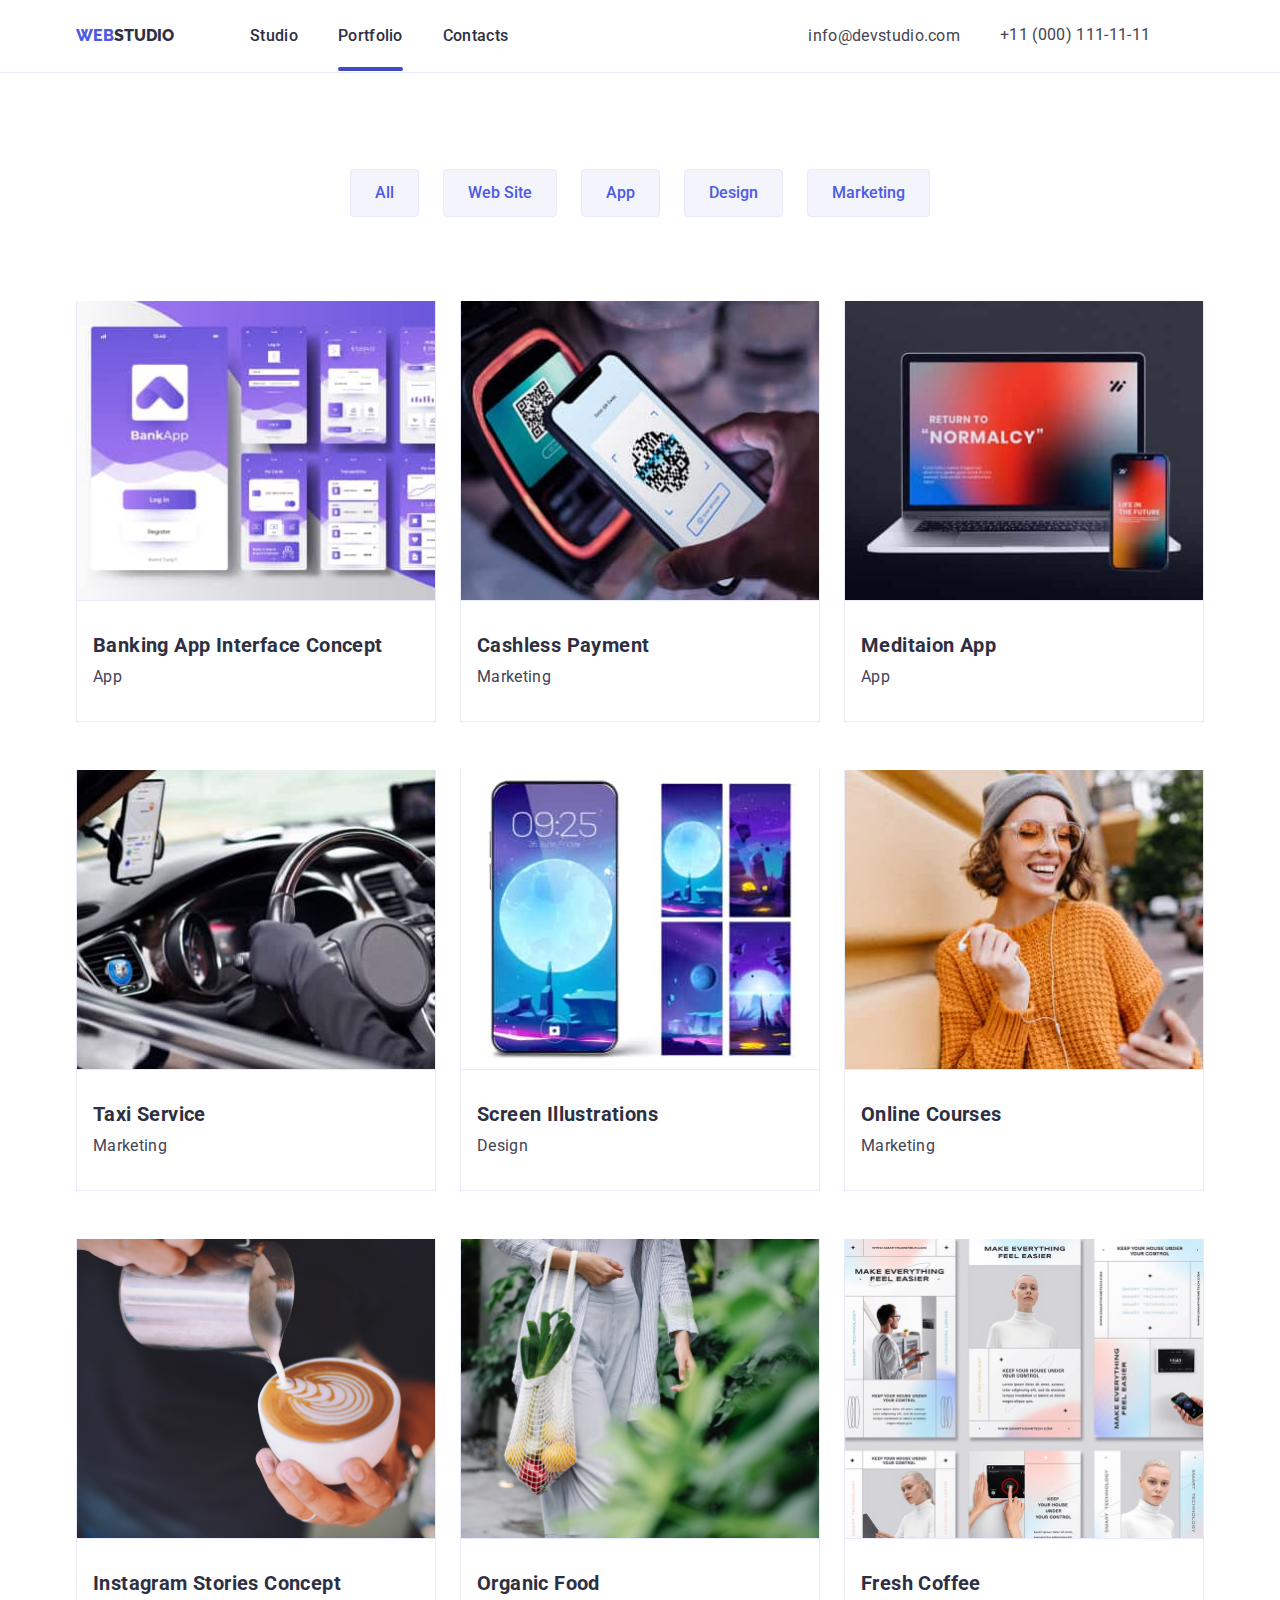
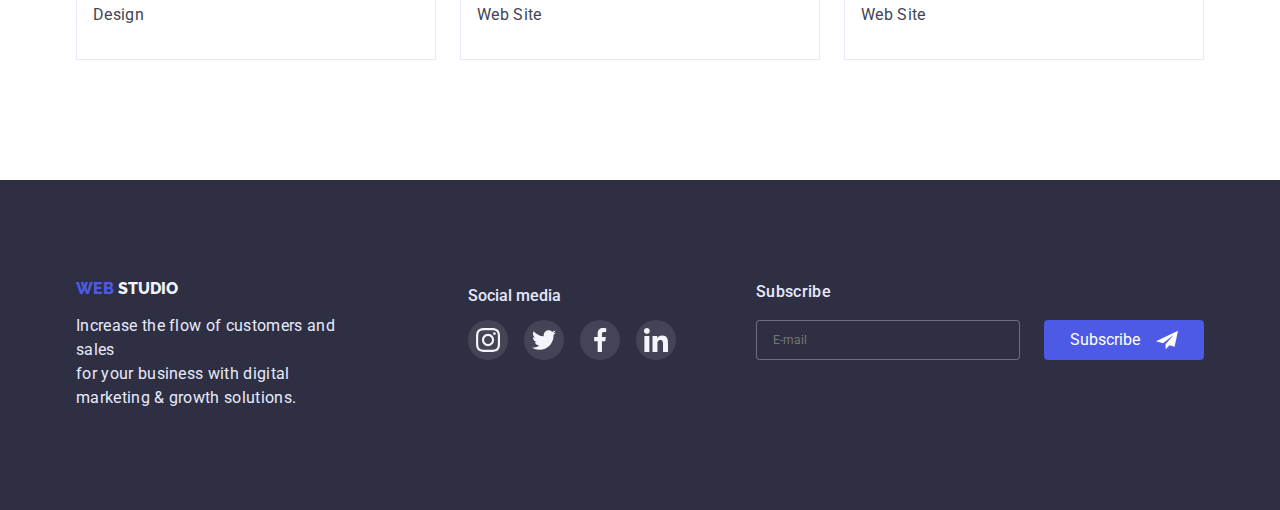
<file: portfolio.html>
<!DOCTYPE html>
<html lang="en">
<head>
    <meta charset="UTF-8">
    <meta http-equiv="X-UA-Compatible" content="IE=edge">
    <meta name="viewport" content="width=device-width, initial-scale=1.0">
    <title>Portfolio</title>
    <link
    rel="stylesheet"
    href="https://cdnjs.cloudflare.com/ajax/libs/modern-normalize/1.0.0/modern-normalize.min.css">
    <link rel="preconnect" href="https://fonts.googleapis.com">
<link rel="preconnect" href="https://fonts.gstatic.com" crossorigin>
<link href="https://fonts.googleapis.com/css2?family=Raleway:wght@800&
family=Roboto:wght@400;500;700;900&display=swap" 
rel="stylesheet">
<link rel="stylesheet" href="./css/styles.css">
</head>
<body>
  <!--Site header-->
    <header class="header-style">
      <div class="container header-container">
    <nav class="navigation">
    <a href="./index.html" class="logo link"><span class="logo-item">WEB</span>STUDIO</a>
    <ul class="menu list">
      <li class="menu-item"><a href="./index.html" class="link">Studio</a> </li>
      <li class="menu-item current"><a href="./portfolio.html" class="link">Portfolio</a></li>
      <li class="menu-item"><a href="" class="link">Contacts</a></li>
    </nav>
  </ul>
  <address><ul class="list contacts-list">
    <li><a class="link mail text" href="mailto:info@devstudio.com">info@devstudio.com</a></li>
      <li><a class="phone-number link" href="tel:+110001111111">+11 (000) 111-11-11</a></li>
   </ul></address>
  </div>
  </header>
<main>
  <section class="portfolio-container">
    <div class="container">
    <!--Buttons-->
    <ul class="list portfolio-btn">
      <li><button type="button" class="btn filter-btn">All</button></li>
      <li><button type="button" class="btn filter-btn">Web Site</button></li>
      <li><button type="button" class="btn filter-btn">App</button></li>
      <li><button type="button" class="btn filter-btn">Design</button></li>
      <li><button type="button" class="btn filter-btn">Marketing</button></li>
    </ul>
    <!--Our Projects-->
    <ul class="list projects-list">
      <li class="projects-item"><a class="projects-link link" href="">
        <div class="projects-cover-wrap">
        <img class="projects-img" src=".\images\portfolioimg1.jpg" alt="Our-Portfolio-1" width="360px" height="300px">
        <p class="projects-cover-text">14 Stylish and User-Friendly App Design Concepts · Task Manager App · Calorie Tracker App ·  
          Exotic Fruit Ecommerce App ·  Cloud Storage App</p>
        </div>
       <div class="projects-side-text"><h3 class="third-title">Banking App Interface Concept</h3><p class="text">App</p></div></a></li>
      
       <li class="projects-item"><a class="projects-link link" href=""><div class="projects-cover-wrap">
       <img class="projects-img" src=".\images\portfolioimg2.jpg" alt="Our-Portfolio-2" wight="360px" height="300px">
       <p class="projects-cover-text">14 Stylish and User-Friendly App Design Concepts
        · Task Manager App · Calorie Tracker App · Exotic Fruit Ecommerce App ·  Cloud Storage App</p>
      </div>
        <div class="projects-side-text"><h3 class="third-title">Cashless Payment</h3><p class="text">Marketing</p></div></a></li>
      
        <li class="projects-item"><a class="projects-link link" href=""><div class="projects-cover-wrap">
       <img class="projects-img" src=".\images\portfolioimg3.jpg" alt="Our-Portfolio-3" wight="360px" height="300px">
       <p class="projects-cover-text">14 Stylish and User-Friendly App Design Concepts
        · Task Manager App · Calorie Tracker App · Exotic Fruit Ecommerce App ·  Cloud Storage App</p>
      </div>
        <div class="projects-side-text"><h3 class="third-title">Meditaion App</h3><p class="text">App</p></div></a></li>
      
        <li class="projects-item"><a class="projects-link link" href=""><div class="projects-cover-wrap">
       <img class="projects-img" src=".\images\portfolioimg4.jpg" alt="Our-Portfolio-4" wight="360px" height="300px">
       <p class="projects-cover-text">14 Stylish and User-Friendly App Design Concepts
        · Task Manager App · Calorie Tracker App · Exotic Fruit Ecommerce App ·  Cloud Storage App</p>
      </div>
        <div class="projects-side-text"><h3 class="third-title">Taxi Service</h3><p class="text">Marketing</p></div></a></li>
      
        <li class="projects-item"><a class="projects-link link" href=""><div class="projects-cover-wrap">
       <img class="projects-img" src=".\images\portfolioimg5.jpg" alt="Our-Portfolio-5" wight="360px" height="300px">
       <p class="projects-cover-text">14 Stylish and User-Friendly App Design Concepts
        · Task Manager App · Calorie Tracker App ·   Exotic Fruit Ecommerce App ·  Cloud Storage App</p>
      </div>
        <div class="projects-side-text"><h3 class="third-title">Screen Illustrations</h3><p class="text">Design</p></div></a></li>
      
        <li class="projects-item"><a class="projects-link link" href=""><div class="projects-cover-wrap">
       <img class="projects-img" src=".\images\portfolioimg6.jpg" alt="Our-Portfolio-6" wight="360px" height="300px">
       <p class="projects-cover-text">14 Stylish and User-Friendly App Design Concepts
        · Task Manager App · Calorie Tracker App · Exotic Fruit Ecommerce App ·  Cloud Storage App</p>
      </div>
        <div class="projects-side-text"><h3 class="third-title">Online Courses</h3><p class="text">Marketing</p></div></a></li>
      
        <li class="projects-item"><a class="projects-link link" href=""><div class="projects-cover-wrap">
          <img class="projects-img" src=".\images\portfolioimg7.jpg" alt="Our-Portfolio-7" wight="360px" height="300px">
          <p class="projects-cover-text">14 Stylish and User-Friendly App Design Concepts
            · Task Manager App · Calorie Tracker App · Exotic Fruit Ecommerce App ·  Cloud Storage App</p>
          </div>
        <div class="projects-side-text"><h3 class="third-title">Instagram Stories Concept</h3><p class="text">Design</p></div></a></li>
      
        <li class="projects-item"><a class="projects-link link" href=""><div class="projects-cover-wrap">
          <img class="projects-img" src=".\images\portfolioimg8.jpg" alt="Our-Portfolio-8" wight="360px" height="300px">
          <p class="projects-cover-text">14 Stylish and User-Friendly App Design Concepts
            · Task Manager App · Calorie Tracker App · Exotic Fruit Ecommerce App · Cloud Storage App</p>
          </div>
       <div class="projects-side-text"><h3 class="third-title">Organic Food</h3><p class="text">Web Site</p></div></a></li>
      
       <li class="projects-item"><a class="projects-link link" href=""><div class="projects-cover-wrap">
          <img class="projects-img" src=".\images\portfolioimg9.jpg" alt="Our-Portfolio-9" wight="360px" height="300px">
          <p class="projects-cover-text">14 Stylish and User-Friendly App Design Concepts
            · Task Manager App · Calorie Tracker App · Exotic Fruit Ecommerce App · Cloud Storage App</p>
          </div>
        <div class="projects-side-text"><h3 class="third-title">Fresh Coffee</h3><p class="text">Web Site</p></div></a></li>
    </ul>
  </div>
  </section>
</main>
<!--Site Footer-->
<footer class="footer-container">
  <div class="container">
    <div class="footer-content">
    <div class="footer-info">
  <a class="logo link" href="./index.html"><span class="logo-item">WEB</span>
    <span class="logo-second-item">STUDIO</span></a>
  <p class="text">Increase the flow of customers and sales</br>
    for your business with digital</br> marketing & growth solutions.</p>
  </div>
    <div class="foot-soc-container">
    <h3 class="foot-soc-title">Social media</h3>
    <ul class="foot-soc-list list">
      <li class="foot-soc-item">
        <a class="foot-soc-link link" href="">
          <svg class="foot-soc-icon" width="24" height="24">
            <use href="./images/symbol-defs.svg#icon-instagram-2"></use>
          </svg>
        </a>
      </li>
      <li class="foot-soc-item">
        <a class="foot-soc-link link" href="">
          <svg class="foot-soc-icon" width="24" height="24">
            <use href="./images/symbol-defs.svg#icon-twitter-1-1"></use>
          </svg>
        </a>
      </li>
      <li class="foot-soc-item">
        <a class="foot-soc-link link" href="">
          <svg class="foot-soc-icon" width="24" height="24">
            <use href="./images/symbol-defs.svg#icon-facebook-1-1"></use>
          </svg>
        </a>
      </li>
      <li class="foot-soc-item">
        <a class="foot-soc-link link" href="">
          <svg class="foot-soc-icon" width="24" height="24">
            <use href="./images/symbol-defs.svg#icon-linkedin-1-1"></use>
          </svg>
        </a>
      </li>
    </ul>
  </div>
  <form class="footer-form">
    <div class="footer-field">
      <label class="footer-label" for="user-subscribe">Subscribe</label>
      <div class="footer-input-wrap">
      <input type="email" 
      class="footer-input"  
      name="user-subscribe"
      id="user-subscribe"
      placeholder="E-mail"
      >
      <button type="submit" class="main-btn footer-btn">Subscribe 
        <svg class="footer-icon" width="24px" height="24px" >
          <use href="./images/symbol-defs.svg#icon-Frame-3"></use>
        </svg>
      </div>
      </div>
      </form>
</div>
  </div>
</footer>
</body>
  </html>
</file>
<file: css/styles.css>
:root {
  --text-color: #434455;
  --main-color: #2e2f42;
  --btn-hover-color: #4d5ae5;
}
body {
  font-family: "Roboto", "Raleway", sans-serif;
  color: var(--main-color);
}
h1 {
  margin: 0px auto;
}
h2 {
  margin: 0px auto;
}
h3 {
  margin: 0px auto;
}
ul {
  margin: 0px auto;
}
.link {
  text-decoration: none;
  color: var(--main-color);
  font-style: normal;
  transition-property: color;
  transition-duration: 250ms;
  transition-timing-function: cubic-bezier(0.4, 0, 0.2, 1);
}
.link:hover,
.link:focus {
  color: #404bbf;
}
.list {
  list-style: none;
}

/*Site Header*/
.container {
  width: 1158px;
  padding-left: 15px;
  padding-right: 15px;
  margin: 0px auto;
}
.header-container {
  display: flex;
  padding-top: 24px;
  padding-bottom: 24px;
}
.header-style {
  border-bottom: 1px solid #e7e9fc;
}
.navigation {
  display: flex;
  align-items: center;
}
.logo {
  margin-right: 76px;
  font-family: "Raleway";
  font-weight: 800;
}
.logo-item {
  color: var(--btn-hover-color);
}
.menu {
  padding: 0;
  display: flex;
  gap: 40px;
}
.menu-item {
  font-weight: 500;
  font-size: 16px;
  line-height: 1.33;
  letter-spacing: 0.02em;
  position: relative;
}
.menu-item.current::after {
  content: "";
  position: absolute;
  left: 0;
  top: 42px;
  width: 100%;
  height: 4px;
  background-color: #404bbf;
  border-radius: 2px;
}

.contacts-list {
  font-weight: 400;
  display: flex;
  flex-direction: row;
  padding-left: 300px;
  gap: 40px;
}
.phone-number {
  display: flex;
  font-weight: 400;
  font-size: 16px;
  line-height: 1.33;
  letter-spacing: 0.02em;
  color: var(--text-color);
}
.mail {
  display: flex;
  color: var(--text-color);
}
.btn {
  font-family: inherit;
  font-weight: 500;
  display: flex;
  flex-direction: row;
  justify-content: center;
  align-items: center;
  padding: 12px 24px;
  height: 48px;
  background: #f4f4fd;
  border: 1px solid #e7e9fc;
  border-radius: 4px;
  color: #4d5ae5;
  cursor: pointer;
  transition-property: border-color, background-color, color;
  transition-duration: 250ms;
  transition-timing-function: cubic-bezier(0.4, 0, 0.2, 1);
}
.btn:is(:hover, :focus) {
  border-color: transparent;
  color: #ffffff;
  background-color: var(--btn-hover-color);
}
.main-container {
  width: 1440px;
  padding-top: 188px;
  padding-bottom: 188px;
  margin: 0px auto;
  text-align: center;
  background-image: linear-gradient(
      rgba(46, 47, 66, 0.7),
      rgba(46, 47, 66, 0.7)
    ),
    url(../images/people-office-1.jpg);
  background-repeat: no-repeat;
  background-position: center;
  background-size: cover, cover;
}
.main-title {
  font-size: 56px;
  line-height: 1.07;
  letter-spacing: 0.02em;
  max-width: 496px;
  margin-bottom: 64px;
  color: #ffffff;
}
.main-btn {
  display: block;
  margin: 0px auto;
  background: var(--btn-hover-color);
  color: #ffffff;
  border-color: transparent;
}
.main-btn:is(:hover, :focus) {
  background: #404bbf;
}
.second-title {
  font-size: 36px;
  line-height: 1.11;
  letter-spacing: 0.02em;
}
.third-title {
  font-size: 20px;
  line-height: 1.2;
  letter-spacing: 0.02em;
}
.descr-container {
  padding-top: 120px;
  padding-bottom: 120px;
}
.descr {
  display: flex;
  align-items: center;
  justify-items: center;
  gap: 24px;
  padding: 0;
}
.descr-item {
  width: 264px;
}
.desr-icon-list {
  display: flex;
  padding-left: 0px;
  margin-bottom: 8px;
  gap: 24px;
}
.thumb {
  width: 264px;
  height: 112px;
  display: flex;
  margin: 0px auto;
  margin-bottom: 8px;
  justify-content: center;
  align-items: center;
  background-color: #f4f4fd;
  border-radius: 4px;
}
.descr-item .text {
  margin-top: 8px;
  margin-bottom: 0;
}
.skills-container {
  padding-left: 0px;
  padding-right: 0px;
  padding-bottom: 120px;
}
.skills-title {
  width: 323px;
  text-align: center;
  letter-spacing: 0.02em;
}
.skills {
  padding: 0;
  display: flex;
  gap: 24px;
  margin-top: 72px;
}
.skills-item {
  width: 360px;
  height: 300px;
}
.team-container {
  padding: 0;
  padding-top: 120px;
  padding-bottom: 120px;
  margin: 0 auto;
  background-color: #f4f4fd;
}
.team-container .container {
  width: 1440px;
  margin: 0 auto;
}
.team-title {
  display: flex;
  text-align: center;
  letter-spacing: 0.02em;
  width: 163px;
}
.our-team {
  display: inline-block;
  padding-top: 32px;
  padding-bottom: 32px;
}
.team-list {
  display: flex;
  margin-top: 72px;
  padding-left: 0px;
  text-align: center;
  justify-content: center;
  gap: 24px;
}
.team-item {
  width: 264px;
  display: block;
  flex-wrap: nowrap;
  background-color: #ffffff;
  box-shadow: 0px 1px 6px rgba(46, 47, 66, 0.08),
    0px 1px 1px rgba(46, 47, 66, 0.16), 0px 2px 1px rgba(46, 47, 66, 0.08);
}
.team-name {
  text-align: center;
}
.team-work {
  margin: 0;
  margin-top: 8px;
  text-align: center;
}
.team-soc-list {
  display: flex;
  margin: 0 auto;
  margin-top: 8px;
  padding-left: 16px;
  padding-right: 16px;
  justify-content: center;
  gap: 24px;
}
.team-soc-item {
  display: inline-block;
  width: 40px;
  height: 40px;
}
.team-soc-link {
  width: 100%;
  height: 100%;
  border-radius: 50%;
  display: flex;
  justify-content: center;
  align-items: center;
  background-color: #4d5ae5;
  transition-property: background-color;
  transition-duration: 250ms;
  transition-timing-function: cubic-bezier(0.4, 0, 0.2, 1);
}
.team-soc-link:is(:hover, :focus) {
  background-color: rgba(64, 75, 191, 1);
}
.team-soc-icon {
  fill: #f4f4fd;
}
/*Our customers*/
.customers-container {
  padding: 0;
  padding-top: 120px;
  padding-bottom: 120px;
}
.customers-title {
  display: flex;
  text-align: center;
  letter-spacing: 0.02em;
  width: 183px;
  margin: 0 auto;
  margin-bottom: 72px;
}
.customers-list {
  display: flex;
  margin: 0 auto;
  padding: 0px;
  justify-content: center;
  gap: 24px;
}
.customer-link {
  width: 168px;
  height: 88px;
  display: flex;
  margin: 0px auto;
  justify-content: center;
  align-items: center;
  border: 1px solid #8e8f99;
  border-radius: 4px;
  cursor: pointer;
  transition-property: border;
  transition-duration: 250ms;
  transition-timing-function: cubic-bezier(0.4, 0, 0.2, 1);
}
.customer-icon {
  fill: #afb1b8;
  transition-property: fill;
  transition-duration: 250ms;
  transition-timing-function: cubic-bezier(0.4, 0, 0.2, 1);
}
.customer-link:hover,
.customer-link:focus {
  border: 1px solid #404bbf;
}
.customer-link:hover .customer-icon,
.customer-link:focus .customer-icon {
  fill: #404bbf;
}

.text {
  font-weight: 400;
  font-size: 16px;
  line-height: 1.5;
  letter-spacing: 0.02em;
  color: var(--text-color);
}
.portfolio-container {
  padding-top: 96px;
  padding-bottom: 120px;
}
.portfolio-btn {
  font-family: "Roboto";
  font-weight: 500;
  font-size: 16px;
  line-height: 1.5;
  letter-spacing: 0.04em;
  display: flex;
  flex-direction: row;
  justify-content: center;
  align-items: center;
  gap: 24px;
  margin-bottom: 84px;
  padding-left: 0px;
  padding-right: 0px;
}
.filter-btn:is(:hover, :focus) {
  cursor: pointer;
  box-shadow: 0px 4px 4px rgba(0, 0, 0, 0.15);
  border-color: transparent;
}
.projects-list {
  padding-left: 0px;
  padding-right: 0px;
  display: flex;
  flex-wrap: wrap;
  column-gap: 24px;
  row-gap: 48px;
}
.projects-list .text {
  margin-bottom: 0px;
  margin-top: 8px;
}
.projects-item {
  width: 360px;
  flex-basis: calc((100% - 24px) / 4);
}
.projects-link {
  display: block;
  transition-property: box-shadow, color;
  transition-duration: 250ms;
  transition-timing-function: cubic-bezier(0.4, 0, 0.2, 1);
}
.projects-link:is(:hover, :focus) {
  cursor: pointer;
  box-shadow: 0px 1px 6px rgba(46, 47, 66, 0.08),
    0px 1px 1px rgba(46, 47, 66, 0.16), 0px 2px 1px rgba(46, 47, 66, 0.08);
  color: var(--text-color);
}
.projects-cover-wrap {
  position: relative;
  width: 360px;
  height: 300px;
  overflow: hidden;
}
.projects-cover-text {
  position: absolute;
  top: 0;
  font-size: 16px;
  font-weight: 400;
  line-height: 1.5;
  letter-spacing: 0.02em;
  color: #f4f4fd;
  background-color: var(--btn-hover-color);
  padding: 40px 32px 164px 32px;
  margin: 0 auto;
  transform: translateY(100%);
  transition-property: transform;
  transition-duration: 250ms;
  transition-timing-function: cubic-bezier(0.4, 0, 0.2, 1);
}
.projects-link:is(:hover, :focus) .projects-cover-text {
  transform: translateY(0);
}
.projects-img {
  width: 360px;
  height: 300px;
  display: block;
  border-left: 1px solid #e7e9fc;
  border-right: 1px solid #e7e9fc;
  border-bottom: 1px solid #e7e9fc;
}
.projects-side-text {
  padding: 32px 16px 32px 16px;
  border-left: 1px solid #e7e9fc;
  border-right: 1px solid #e7e9fc;
  border-bottom: 1px solid #e7e9fc;
  gap: 8px;
}
.footer-container {
  display: flex;
  margin: 0 auto;
  padding-top: 100px;
  padding-bottom: 100px;
  background-color: #2e2f42;
  background-size: cover;
  gap: 120px;
}
.footer-content {
  display: flex;
}
footer .text {
  margin-bottom: 0px;
  color: #e7e9fc;
}
.footer-info {
  display: block;
}
.logo-second-item {
  color: #f4f4fd;
}
.foot-soc-container {
  display: block;
  margin-left: 120px;
}
.foot-soc-title {
  font-weight: 500;
font-size: 16px;
line-height: 2;
  color: #e7e9fc;
  margin-left: 0px;
  margin-right: 0px;
  width: 96px;
  height: 24px;
}
.foot-soc-list {
  display: flex;
  margin-left: 0px;
  margin-right: 0px;
  margin-top: 16px;
  padding-left: 0px;
  gap: 16px;
}
.foot-soc-item {
  display: inline-block;
  width: 40px;
  height: 40px;
}
.foot-soc-link {
  width: 100%;
  height: 100%;
  border-radius: 50%;
  display: flex;
  justify-content: center;
  align-items: center;
  background-color: rgba(255, 255, 255, 0.1);
  transition-property: background-color;
  transition-duration: 250ms;
  transition-timing-function: cubic-bezier(0.4, 0, 0.2, 1);
}
.foot-soc-link:is(:hover, :focus) {
  background-color: rgba(49, 208, 170, 1);
}
.footer-form{
display: flex;
}
.footer-field{
  margin-left:80px;
}
.footer-label{
  display:flex;
  font-weight: 500;
  color: #e7e9fc;
  font-size: 16px;
  line-height: 1.5;
  letter-spacing: 0.02em;
 margin-bottom: 16px;
 width: 75px;
}
.footer-input{
width: 264px;
height: 40px;
font-weight: 400;
font-size: 12px;
line-height: 2;
background: #2E2F42;
color: #e7e9fc;
border: 1px solid rgba(255, 255, 255, 0.3);
border-radius: 4px;
padding-left: 16px;
}
.footer-input:focus{
  outline: transparent;
}
.footer-input-wrap{
  display: flex;
  gap: 24px;
}
.footer-btn{
display: flex;
justify-content: center;
align-items: center;
padding: 8px 24px;
gap: 16px;
width: 160px;
height:40px;
border-radius: 4px;
}
.backdrop {
  position: fixed;
  top: 0;
  width: 100%;
  height: 100%;
  background-color: rgba(46, 47, 66, 0.4);
  transition: opacity 250ms linear, visibility 250ms linear;
}
.modal {
  position: absolute;
  top: 50%;
  left: 50%;
  transform: translate(-50%, -50%) scale(1) rotate(0);
  width: 408px;
  min-height: 576px;
  background-color: #fcfcfc;
  border-radius: 4px;
  padding: 24px;
  transition: transform 250ms linear;
}
.modal-button {
  width: 24px;
  height: 24px;
  background-color: #e7e9fc;
  border: 1px solid rgba(0, 0, 0, 0.1);
  border-radius: 50%;
  display: flex;
  align-items: center;
  justify-content: center;
  margin-left: auto;
  margin-bottom: 24px;
  transition-property: border-color, fill;
  transition-duration: 250ms;
  transition-timing-function: cubic-bezier(0.4, 0, 0.2, 1);
  cursor: pointer;
}
.modal-button:is(:hover, :focus){
  fill: #FFFFFF;
  background-color:#404BBF;
}
.modal-title {
  font-weight: 500;
  font-size: 16px;
  line-height: 1.5;
  text-align: center;
  letter-spacing: 0.02em;
  margin-bottom: 16px;
}
.modal-field {
  margin-bottom: 8px;
}
.modal-input {
  width: 100%;
  height: 40px;
  padding-left: 38px;
  border: 1px solid rgba(33, 33, 33, 0.2);
  border-radius: 4px;
  background-color: transparent;
  outline: transparent;
  transition-property: border-color;
  transition-duration: 250ms;
  transition-timing-function: cubic-bezier(0.4, 0, 0.2, 1);
}
.modal-input:focus {
  border-color: var(--btn-hover-color);
}
.modal-input:focus + .modal-icon {
  fill: var(--btn-hover-color);
}
.input-wrap {
  position: relative;
}
.modal-icon {
  position: absolute;
  left: 19px;
  top: 50%;
  transform: translateY(-50%);
}
.input-label {
  display: inline-block;
  font-weight: 400;
  font-size: 12px;
  line-height: 1.2;
  letter-spacing: 0.04em;
  color: #8e8f99;
  margin-bottom: 4px;
}
.modal-comment {
  width: 100%;
  height: 120px;
  border: 1px solid rgba(33, 33, 33, 0.2);
  border-radius: 4px;
  background-color: transparent;
  outline: transparent;
  font-weight: 400;
  font-size: 12px;
  line-height: 1.2;
  padding: 8px 16px;
  resize: none;
  transition-property: border-color;
  transition-duration: 250ms;
  transition-timing-function: cubic-bezier(0.4, 0, 0.2, 1);
}
.modal-comment:focus {
  border-color: var(--btn-hover-color);
}
.check-text{
  display: flex;
  align-items: center;
  font-weight: 400;
  font-size: 12px;
  line-height: 1.2;
  letter-spacing: 0.04em;
  color: #8e8f99;
  margin-top: 16px;
}
.check-text span{
width: 16px;
height: 16px;
border: 1.25px solid #2E2F42;
border-radius: 2px;
margin-right: 8px;
display: flex;
align-items: center;
justify-content: center;
fill:transparent;
}
.input-check:checked + .check-text span{
  border: none;
  background-color: var(--btn-hover-color);
  fill:#F4F4FD;
}
.policy-link{
  margin-left: 2px;
  color:rgba(77, 90, 229, 1);
}
.modal .main-btn {
  margin-top: 24px;
  width: 169px;
  height: 56px;
}
.backdrop.is-hidden .modal {
  transform: translate(-50%, -50%) scale(0) rotate(-360deg);
}
.is-hidden {
  opacity: 0;
  visibility: hidden;
  pointer-events: none;
}
.visually-hidden {
  position: absolute;
  width: 1px;
  height: 1px;
  margin: -1px;
  border: 0;
  padding: 0;
  white-space: nowrap;
  clip-path: inset(100%);
  clip: rect(0 0 0 0);
  overflow: hidden;
}
</file>
